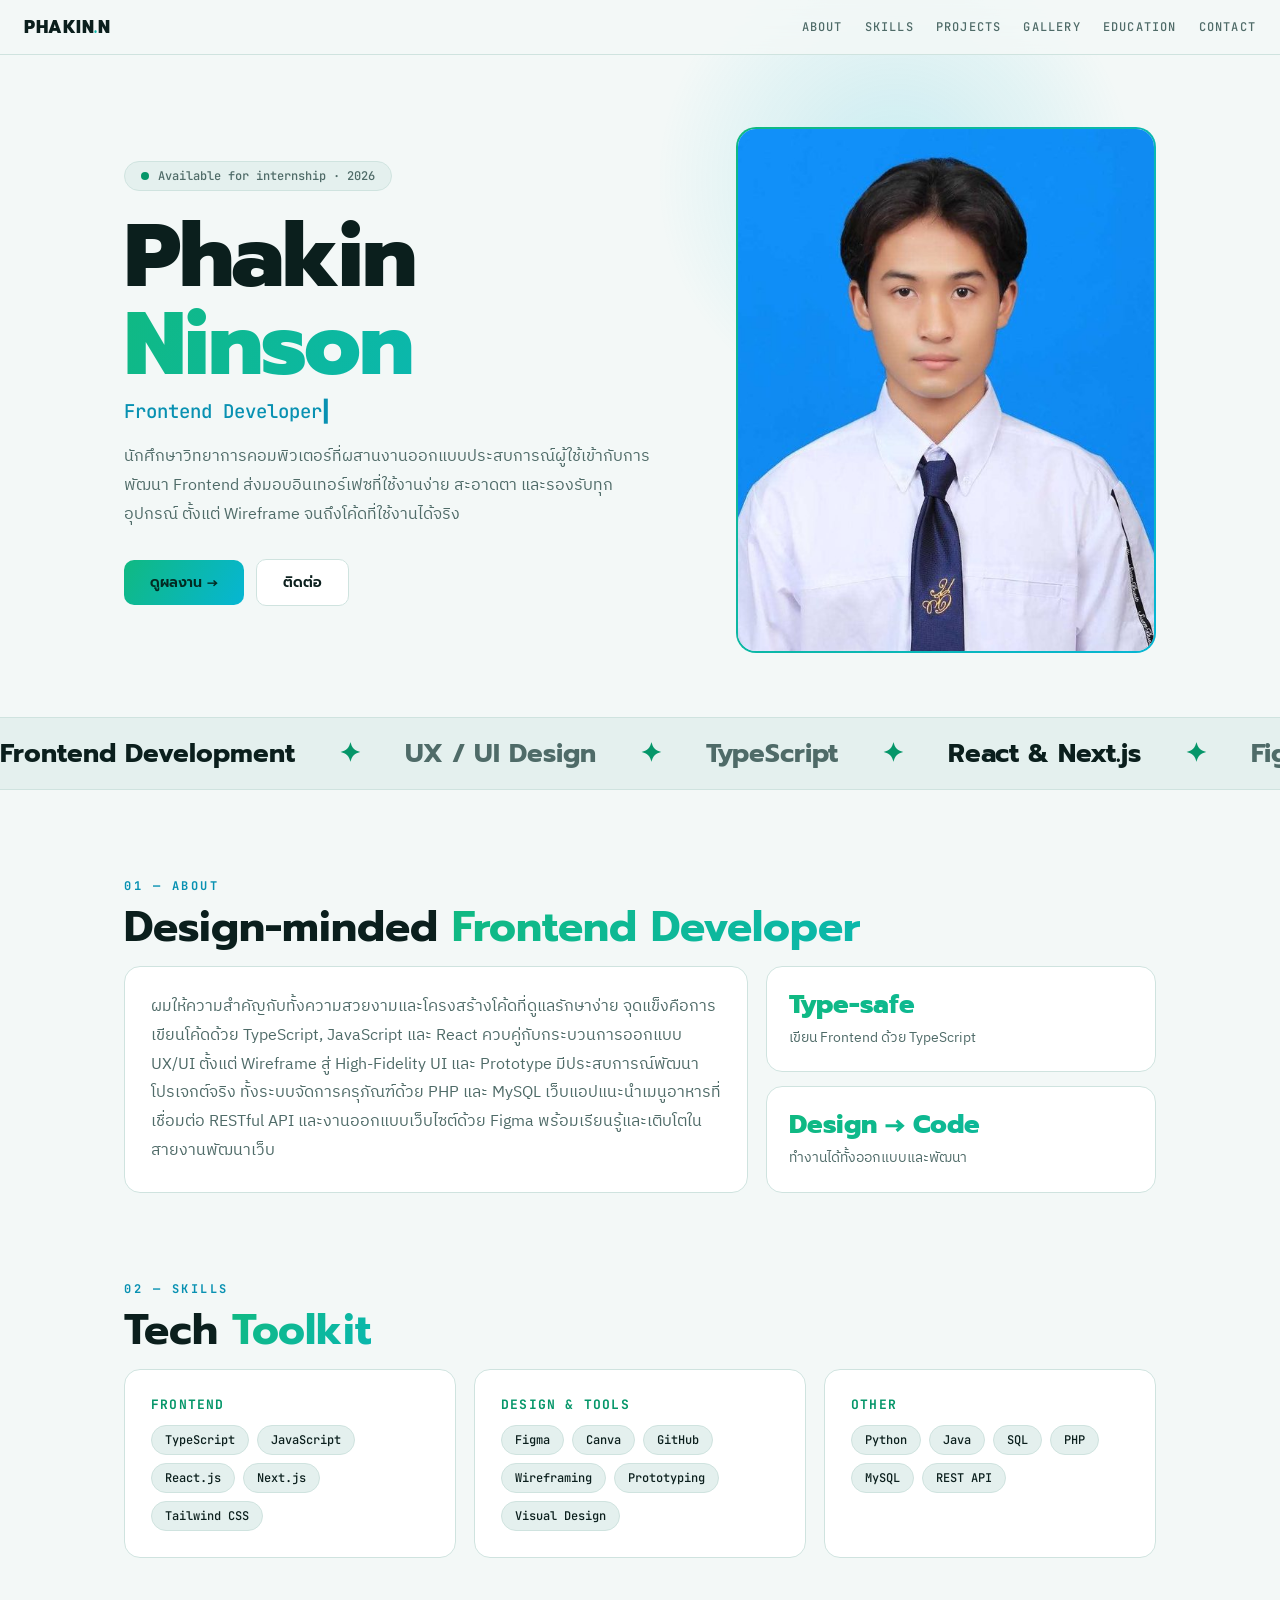
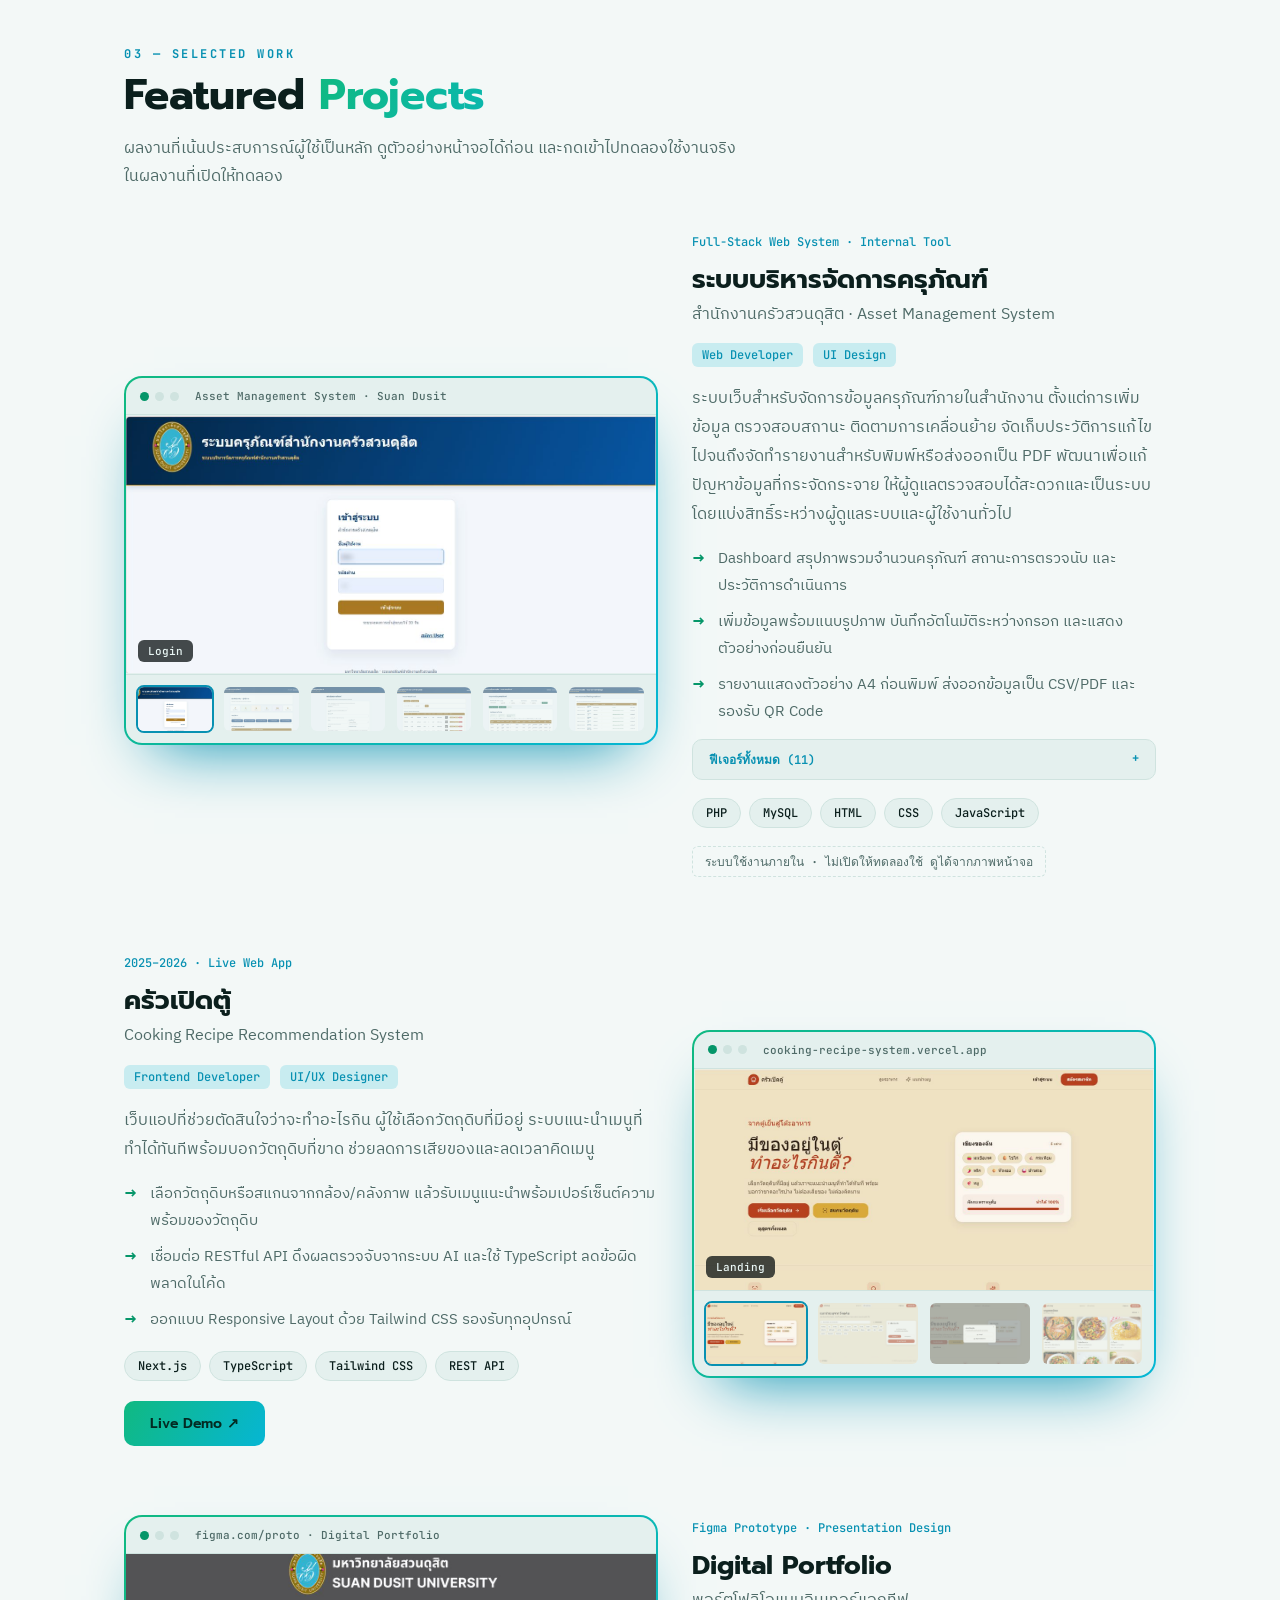
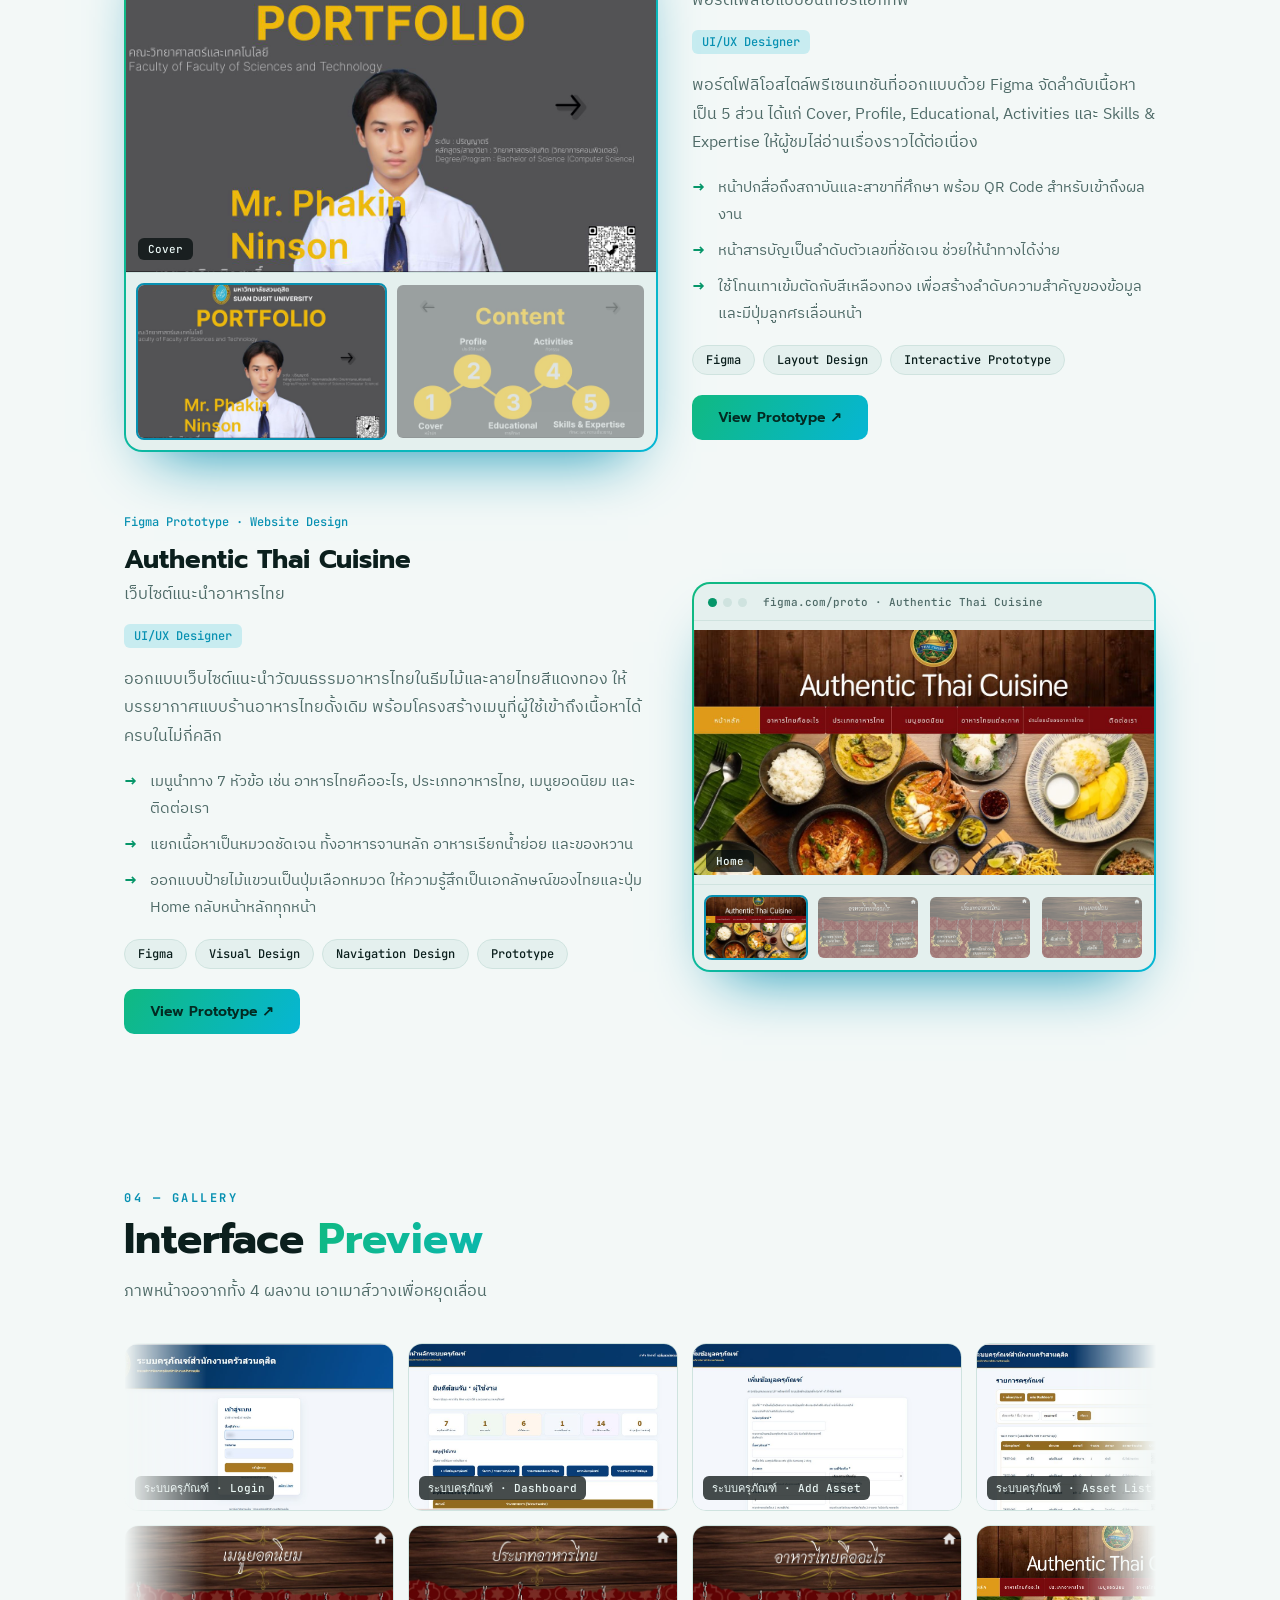
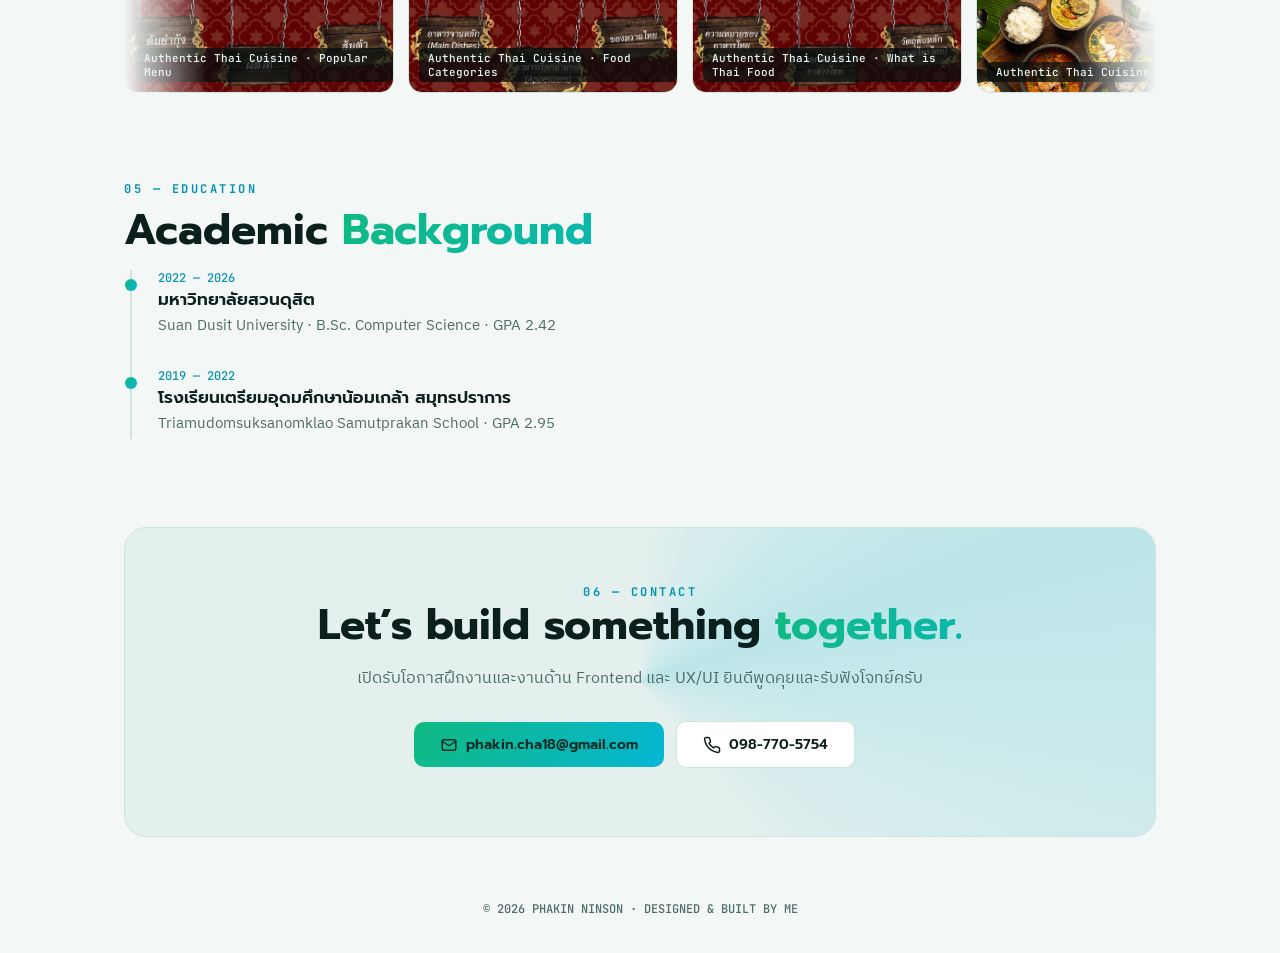
<file: index.html>
<!DOCTYPE html>
<html lang="th">
<head>
<meta charset="utf-8">
<meta name="viewport" content="width=device-width, initial-scale=1, viewport-fit=cover">
<title>Phakin Ninson — Frontend Developer &amp; UX/UI Designer</title>
<link href="https://fonts.googleapis.com/css2?family=IBM+Plex+Sans+Thai:wght@400;500;600&family=JetBrains+Mono:wght@500;700&family=Prompt:wght@500;600;700;800&display=swap" rel="stylesheet">
<link rel="stylesheet" href="style.css">
</head>
<body>
<div id="glow"></div>
<nav><b>PHAKIN<span class="gt">.</span>N</b><a href="#about">About</a><a href="#skills">Skills</a><a href="#projects">Projects</a><a href="#gallery">Gallery</a><a href="#education">Education</a><a href="#contact">Contact</a></nav>
<main>
<section class="hero">
<div>
<span class="status"><i></i>Available for internship · 2026</span>
<h1>Phakin<br><span class="gt">Ninson</span></h1>
<div class="type" id="type"></div>
<p class="lead">นักศึกษาวิทยาการคอมพิวเตอร์ที่ผสานงานออกแบบประสบการณ์ผู้ใช้เข้ากับการพัฒนา Frontend ส่งมอบอินเทอร์เฟซที่ใช้งานง่าย สะอาดตา และรองรับทุกอุปกรณ์ ตั้งแต่ Wireframe จนถึงโค้ดที่ใช้งานได้จริง</p>
<a class="btn p" href="#projects">ดูผลงาน →</a><a class="btn" href="#contact">ติดต่อ</a>
</div>
<div class="pf"><div><img alt="Phakin Ninson" src="images/profile.jpg"></div></div>
</section>

<div class="mq" aria-hidden="true"><div>
<span>Frontend Development</span><span>UX / UI Design</span><span>TypeScript</span><span>React &amp; Next.js</span><span>Figma Prototyping</span><span>Mobile-First</span><span>Tailwind CSS</span><span>REST API</span><span>PHP &amp; MySQL</span>
<span>Frontend Development</span><span>UX / UI Design</span><span>TypeScript</span><span>React &amp; Next.js</span><span>Figma Prototyping</span><span>Mobile-First</span><span>Tailwind CSS</span><span>REST API</span><span>PHP &amp; MySQL</span>
</div></div>

<section id="about" class="rv0">
<div class="lbl">01 — About</div><h2>Design-minded <span class="gt">Frontend Developer</span></h2>
<div class="about">
<div class="card"><p style="margin:0;color:var(--mute)">ผมให้ความสำคัญกับทั้งความสวยงามและโครงสร้างโค้ดที่ดูแลรักษาง่าย จุดแข็งคือการเขียนโค้ดด้วย TypeScript, JavaScript และ React ควบคู่กับกระบวนการออกแบบ UX/UI ตั้งแต่ Wireframe สู่ High-Fidelity UI และ Prototype มีประสบการณ์พัฒนาโปรเจกต์จริง ทั้งระบบจัดการครุภัณฑ์ด้วย PHP และ MySQL เว็บแอปแนะนำเมนูอาหารที่เชื่อมต่อ RESTful API และงานออกแบบเว็บไซต์ด้วย Figma พร้อมเรียนรู้และเติบโตในสายงานพัฒนาเว็บ</p></div>
<div class="kpi"><div><b class="gt">Type-safe</b><span>เขียน Frontend ด้วย TypeScript</span></div><div><b class="gt">Design → Code</b><span>ทำงานได้ทั้งออกแบบและพัฒนา</span></div></div>
</div>
</section>

<section id="skills" class="rv0">
<div class="lbl">02 — Skills</div><h2>Tech <span class="gt">Toolkit</span></h2>
<div class="grid">
<div class="card"><h3>Frontend</h3><div class="chips"><i>TypeScript</i><i>JavaScript</i><i>React.js</i><i>Next.js</i><i>Tailwind CSS</i></div></div>
<div class="card"><h3>Design &amp; Tools</h3><div class="chips"><i>Figma</i><i>Canva</i><i>GitHub</i><i>Wireframing</i><i>Prototyping</i><i>Visual Design</i></div></div>
<div class="card"><h3>Other</h3><div class="chips"><i>Python</i><i>Java</i><i>SQL</i><i>PHP</i><i>MySQL</i><i>REST API</i></div></div>
</div>
</section>

<section id="projects">
<div class="lbl rv0">03 — Selected Work</div><h2 class="rv0">Featured <span class="gt">Projects</span></h2>
<p class="sub rv0">ผลงานที่เน้นประสบการณ์ผู้ใช้เป็นหลัก ดูตัวอย่างหน้าจอได้ก่อน และกดเข้าไปทดลองใช้งานจริงในผลงานที่เปิดให้ทดลอง</p>
<article class="proj rv0">
<div class="vis"><div class="win"><div class="bar"><i></i><i></i><i></i><em>Asset Management System · Suan Dusit</em></div>
<div class="shot" data-k="inv" style="aspect-ratio:2.05"><span class="cap"></span></div>
<div class="thumbs" data-k="inv"></div></div></div>
<div><span class="m">Full-Stack Web System · Internal Tool</span>
<h4>ระบบบริหารจัดการครุภัณฑ์</h4><p class="en">สำนักงานครัวสวนดุสิต · Asset Management System</p>
<div class="rolebox"><span>Web Developer</span><span>UI Design</span></div>
<p class="d">ระบบเว็บสำหรับจัดการข้อมูลครุภัณฑ์ภายในสำนักงาน ตั้งแต่การเพิ่มข้อมูล ตรวจสอบสถานะ ติดตามการเคลื่อนย้าย จัดเก็บประวัติการแก้ไข ไปจนถึงจัดทำรายงานสำหรับพิมพ์หรือส่งออกเป็น PDF พัฒนาเพื่อแก้ปัญหาข้อมูลที่กระจัดกระจาย ให้ผู้ดูแลตรวจสอบได้สะดวกและเป็นระบบ โดยแบ่งสิทธิ์ระหว่างผู้ดูแลระบบและผู้ใช้งานทั่วไป</p>
<ul><li>Dashboard สรุปภาพรวมจำนวนครุภัณฑ์ สถานะการตรวจนับ และประวัติการดำเนินการ</li><li>เพิ่มข้อมูลพร้อมแนบรูปภาพ บันทึกอัตโนมัติระหว่างกรอก และแสดงตัวอย่างก่อนยืนยัน</li><li>รายงานแสดงตัวอย่าง A4 ก่อนพิมพ์ ส่งออกข้อมูลเป็น CSV/PDF และรองรับ QR Code</li></ul>
<details class="all"><summary>ฟีเจอร์ทั้งหมด (11)</summary><ul><li>Dashboard แสดงภาพรวมจำนวนครุภัณฑ์ สถานะการตรวจสอบ และประวัติการดำเนินการ</li><li>เพิ่มข้อมูลครุภัณฑ์พร้อมอัปโหลดรูปภาพในฟอร์มเดียวกัน</li><li>บันทึกข้อมูลอัตโนมัติระหว่างกรอกแบบฟอร์ม และแสดงตัวอย่างก่อนยืนยัน</li><li>ตรวจสอบสิทธิ์ Admin และ User</li><li>แจ้งเตือนข้อมูลครุภัณฑ์ใหม่ด้วยจุดแจ้งเตือนสีแดง</li><li>ระบบตรวจนับครุภัณฑ์</li><li>ประวัติการเคลื่อนย้ายและประวัติการแก้ไขข้อมูล</li><li>รายงานพร้อมตัวอย่างเอกสาร A4 ก่อนพิมพ์</li><li>ส่งออกข้อมูลและบันทึกเป็น PDF</li><li>เปลี่ยนรหัสผ่านและออกจากระบบพร้อมยืนยันก่อนออก</li><li>รองรับ QR Code สำหรับเข้าถึงรายละเอียดครุภัณฑ์</li></ul></details>
<div class="chips" style="margin-bottom:18px"><i>PHP</i><i>MySQL</i><i>HTML</i><i>CSS</i><i>JavaScript</i></div>
<span class="note">ระบบใช้งานภายใน · ไม่เปิดให้ทดลองใช้ ดูได้จากภาพหน้าจอ</span>
</div></article>
<article class="proj rev rv0">
<div class="vis"><div class="win"><div class="bar"><i></i><i></i><i></i><em>cooking-recipe-system.vercel.app</em></div>
<a class="shot" data-k="cook" style="aspect-ratio:2.08" href="https://cooking-recipe-system.vercel.app/" target="_blank" rel="noopener"><span class="cap"></span><span class="open">เปิดผลงานจริง ↗</span></a>
<div class="thumbs" data-k="cook"></div></div></div>
<div><span class="m">2025–2026 · Live Web App</span><h4>ครัวเปิดตู้</h4><p class="en">Cooking Recipe Recommendation System</p>
<div class="rolebox"><span>Frontend Developer</span><span>UI/UX Designer</span></div>
<p class="d">เว็บแอปที่ช่วยตัดสินใจว่าจะทำอะไรกิน ผู้ใช้เลือกวัตถุดิบที่มีอยู่ ระบบแนะนำเมนูที่ทำได้ทันทีพร้อมบอกวัตถุดิบที่ขาด ช่วยลดการเสียของและลดเวลาคิดเมนู</p><ul><li>เลือกวัตถุดิบหรือสแกนจากกล้อง/คลังภาพ แล้วรับเมนูแนะนำพร้อมเปอร์เซ็นต์ความพร้อมของวัตถุดิบ</li><li>เชื่อมต่อ RESTful API ดึงผลตรวจจับจากระบบ AI และใช้ TypeScript ลดข้อผิดพลาดในโค้ด</li><li>ออกแบบ Responsive Layout ด้วย Tailwind CSS รองรับทุกอุปกรณ์</li></ul>
<div class="chips" style="margin-bottom:20px"><i>Next.js</i><i>TypeScript</i><i>Tailwind CSS</i><i>REST API</i></div><a class="btn p" href="https://cooking-recipe-system.vercel.app/" target="_blank" rel="noopener">Live Demo ↗</a></div></article>
<article class="proj rv0">
<div class="vis"><div class="win"><div class="bar"><i></i><i></i><i></i><em>figma.com/proto · Digital Portfolio</em></div>
<a class="shot" data-k="port" style="aspect-ratio:1.667" href="https://www.figma.com/proto/Jn6O1IxyWvpn1XKE3mIYM1?node-id=2-6&amp;t=el27HXjuLVEXEDVU-6" target="_blank" rel="noopener"><span class="cap"></span><span class="open">เปิดผลงานจริง ↗</span></a>
<div class="thumbs" data-k="port"></div></div></div>
<div><span class="m">Figma Prototype · Presentation Design</span><h4>Digital Portfolio</h4><p class="en">พอร์ตโฟลิโอแบบอินเทอร์แอกทีฟ</p>
<div class="rolebox"><span>UI/UX Designer</span></div>
<p class="d">พอร์ตโฟลิโอสไตล์พรีเซนเทชันที่ออกแบบด้วย Figma จัดลำดับเนื้อหาเป็น 5 ส่วน ได้แก่ Cover, Profile, Educational, Activities และ Skills &amp; Expertise ให้ผู้ชมไล่อ่านเรื่องราวได้ต่อเนื่อง</p><ul><li>หน้าปกสื่อถึงสถาบันและสาขาที่ศึกษา พร้อม QR Code สำหรับเข้าถึงผลงาน</li><li>หน้าสารบัญเป็นลำดับตัวเลขที่ชัดเจน ช่วยให้นำทางได้ง่าย</li><li>ใช้โทนเทาเข้มตัดกับสีเหลืองทอง เพื่อสร้างลำดับความสำคัญของข้อมูล และมีปุ่มลูกศรเลื่อนหน้า</li></ul>
<div class="chips" style="margin-bottom:20px"><i>Figma</i><i>Layout Design</i><i>Interactive Prototype</i></div><a class="btn p" href="https://www.figma.com/proto/Jn6O1IxyWvpn1XKE3mIYM1?node-id=2-6&amp;t=el27HXjuLVEXEDVU-6" target="_blank" rel="noopener">View Prototype ↗</a></div></article>
<article class="proj rev rv0">
<div class="vis"><div class="win"><div class="bar"><i></i><i></i><i></i><em>figma.com/proto · Authentic Thai Cuisine</em></div>
<a class="shot" data-k="thai" style="aspect-ratio:1.75" href="https://www.figma.com/proto/a1q5LeXwfNf4EdHHj3OZTT?node-id=0-1&amp;t=MCxFjVpUNxerLRuV-6" target="_blank" rel="noopener"><span class="cap"></span><span class="open">เปิดผลงานจริง ↗</span></a>
<div class="thumbs" data-k="thai"></div></div></div>
<div><span class="m">Figma Prototype · Website Design</span><h4>Authentic Thai Cuisine</h4><p class="en">เว็บไซต์แนะนำอาหารไทย</p>
<div class="rolebox"><span>UI/UX Designer</span></div>
<p class="d">ออกแบบเว็บไซต์แนะนำวัฒนธรรมอาหารไทยในธีมไม้และลายไทยสีแดงทอง ให้บรรยากาศแบบร้านอาหารไทยดั้งเดิม พร้อมโครงสร้างเมนูที่ผู้ใช้เข้าถึงเนื้อหาได้ครบในไม่กี่คลิก</p><ul><li>เมนูนำทาง 7 หัวข้อ เช่น อาหารไทยคืออะไร, ประเภทอาหารไทย, เมนูยอดนิยม และติดต่อเรา</li><li>แยกเนื้อหาเป็นหมวดชัดเจน ทั้งอาหารจานหลัก อาหารเรียกน้ำย่อย และของหวาน</li><li>ออกแบบป้ายไม้แขวนเป็นปุ่มเลือกหมวด ให้ความรู้สึกเป็นเอกลักษณ์ของไทยและปุ่ม Home กลับหน้าหลักทุกหน้า</li></ul>
<div class="chips" style="margin-bottom:20px"><i>Figma</i><i>Visual Design</i><i>Navigation Design</i><i>Prototype</i></div><a class="btn p" href="https://www.figma.com/proto/a1q5LeXwfNf4EdHHj3OZTT?node-id=0-1&amp;t=MCxFjVpUNxerLRuV-6" target="_blank" rel="noopener">View Prototype ↗</a></div></article>
</section>

<section id="gallery" class="rv0">
<div class="lbl">04 — Gallery</div><h2>Interface <span class="gt">Preview</span></h2>
<p class="sub">ภาพหน้าจอจากทั้ง 4 ผลงาน เอาเมาส์วางเพื่อหยุดเลื่อน</p>
<div class="gal" id="gal"></div>
</section>

<section id="education" class="rv0">
<div class="lbl">05 — Education</div><h2>Academic <span class="gt">Background</span></h2>
<div class="tl">
<div><span class="y">2022 — 2026</span><b>มหาวิทยาลัยสวนดุสิต</b><span>Suan Dusit University · B.Sc. Computer Science · GPA 2.42</span></div>
<div><span class="y">2019 — 2022</span><b>โรงเรียนเตรียมอุดมศึกษาน้อมเกล้า สมุทรปราการ</b><span>Triamudomsuksanomklao Samutprakan School · GPA 2.95</span></div>
</div>
</section>

<section id="contact" class="rv0">
<div class="cta">
<div class="lbl">06 — Contact</div>
<h2>Let’s build something <span class="gt">together.</span></h2>
<p class="sub" style="margin:0 auto 28px">เปิดรับโอกาสฝึกงานและงานด้าน Frontend และ UX/UI ยินดีพูดคุยและรับฟังโจทย์ครับ</p>
<a class="btn p" href="mailto:phakin.cha18@gmail.com"><svg viewBox="0 0 24 24" fill="none" stroke="currentColor" stroke-width="2" stroke-linecap="round" stroke-linejoin="round"><rect x="3" y="5" width="18" height="14" rx="2"/><path d="m3 7 9 6 9-6"/></svg>phakin.cha18@gmail.com</a><a class="btn" href="tel:+66987705754"><svg viewBox="0 0 24 24" fill="none" stroke="currentColor" stroke-width="2" stroke-linecap="round" stroke-linejoin="round"><path d="M22 16.9v3a2 2 0 0 1-2.2 2 19.8 19.8 0 0 1-8.6-3.1 19.5 19.5 0 0 1-6-6A19.8 19.8 0 0 1 2.1 4.2 2 2 0 0 1 4.1 2h3a2 2 0 0 1 2 1.7c.1 1 .4 1.9.7 2.8a2 2 0 0 1-.5 2.1L8.1 9.9a16 16 0 0 0 6 6l1.3-1.3a2 2 0 0 1 2.1-.4c.9.3 1.8.6 2.8.7a2 2 0 0 1 1.7 2z"/></svg>098-770-5754</a>
</div>
</section>
<footer>© 2026 PHAKIN NINSON · DESIGNED &amp; BUILT BY ME</footer>
</main>
<script src="script.js"></script>
</body>
</html>
</file>
<file: style.css>
:root{--bg:#f3f8f7;--bg2:#e4f0ee;--card:#fff;--ink:#0b1f1d;--mute:#4f6b68;--line:#cfe3df;--a:#059669;--b:#0891b2;--g:linear-gradient(120deg,#10b981,#06b6d4);--glow:rgba(6,182,212,.18);
box-sizing:border-box;padding-top:env(safe-area-inset-top,0px);padding-bottom:env(safe-area-inset-bottom,0px)}
@media (prefers-color-scheme:dark){:root:not([data-theme="light"]){--bg:#060e0e;--bg2:#0a1717;--card:#0d1c1c;--ink:#e9f6f4;--mute:#8fb0ab;--line:#173130;--a:#34d399;--b:#22d3ee;--glow:rgba(34,211,238,.16);color-scheme:dark}}
:root[data-theme="dark"]{--bg:#060e0e;--bg2:#0a1717;--card:#0d1c1c;--ink:#e9f6f4;--mute:#8fb0ab;--line:#173130;--a:#34d399;--b:#22d3ee;--glow:rgba(34,211,238,.16);color-scheme:dark}
*{box-sizing:border-box}
html{scroll-behavior:smooth;scroll-padding-top:72px}
body{margin:0;background:var(--bg);color:var(--ink);font:16px/1.8 "IBM Plex Sans Thai",system-ui,sans-serif;overflow-x:hidden}
a{color:inherit;text-decoration:none}
.mono{font-family:"JetBrains Mono",ui-monospace,monospace}
.gt{background:var(--g);-webkit-background-clip:text;background-clip:text;color:transparent;background-size:200% 100%;animation:sh 6s linear infinite}
@keyframes sh{to{background-position:-200% 0}}
#glow{position:fixed;width:520px;height:520px;border-radius:50%;background:radial-gradient(var(--glow),transparent 65%);pointer-events:none;transform:translate(-50%,-50%);left:70%;top:20%;z-index:0}
nav{position:sticky;top:0;z-index:9;display:flex;gap:22px;align-items:center;padding:14px 24px;background:color-mix(in srgb,var(--bg) 82%,transparent);backdrop-filter:blur(12px);border-bottom:1px solid var(--line);overflow-x:auto}
nav b{font:800 17px Prompt,sans-serif;margin-right:auto;letter-spacing:.5px}
nav a{font:500 12px "JetBrains Mono",monospace;color:var(--mute);text-transform:uppercase;letter-spacing:1.2px;white-space:nowrap}
nav a:hover{color:var(--a)}
main{position:relative;z-index:1}
section{max-width:1080px;margin:0 auto;padding:88px 24px 0}
.lbl{font:700 12px "JetBrains Mono",monospace;letter-spacing:2.5px;text-transform:uppercase;color:var(--b)}
h2{font:700 clamp(28px,4.5vw,42px)/1.2 Prompt,sans-serif;margin:8px 0 14px}
.sub{color:var(--mute);max-width:620px;margin:0 0 36px}
.hero{display:grid;grid-template-columns:1.35fr 1fr;gap:44px;align-items:center;padding-top:72px}
.status{display:inline-flex;gap:9px;align-items:center;border:1px solid var(--line);background:var(--bg2);border-radius:99px;padding:6px 16px;font:500 12px "JetBrains Mono",monospace;color:var(--mute)}
.status i{width:8px;height:8px;border-radius:50%;background:var(--a);animation:pl 1.8s infinite}
@keyframes pl{0%{box-shadow:0 0 0 0 var(--a)}100%{box-shadow:0 0 0 10px transparent}}
h1{font:800 clamp(44px,9vw,88px)/1 Prompt,sans-serif;letter-spacing:-2px;margin:22px 0 10px}
.type{font:500 clamp(15px,2.2vw,19px) "JetBrains Mono",monospace;color:var(--b);min-height:30px}
.type::after{content:"▍";animation:bl 1s steps(2) infinite;margin-left:2px}
@keyframes bl{50%{opacity:0}}
.lead{color:var(--mute);max-width:540px;margin:14px 0 30px}
.btn{display:inline-flex;align-items:center;gap:8px;padding:12px 26px;border-radius:10px;font:600 14px Prompt,sans-serif;margin:0 12px 12px 0;border:1px solid var(--line);background:var(--card);transition:.25s}
.btn.p{background:var(--g);color:#032a22;border:0}
.btn:hover{transform:translateY(-3px);box-shadow:0 10px 30px -10px var(--b)}
.pf{position:relative;aspect-ratio:4/5;border-radius:20px;padding:2px;background:var(--g);animation:fl 6s ease-in-out infinite}
@keyframes fl{50%{transform:translateY(-12px)}}
.pf div{height:100%;border-radius:18px;background:var(--bg2);display:grid;place-items:center;position:relative;overflow:hidden}
.pf div::before{content:"";position:absolute;inset:0;background-image:linear-gradient(var(--line) 1px,transparent 1px),linear-gradient(90deg,var(--line) 1px,transparent 1px);background-size:30px 30px}
.pf span{position:relative;font:800 90px Prompt,sans-serif}
.pf small{position:absolute;bottom:12px;left:14px;font:500 11px "JetBrains Mono",monospace;color:var(--mute)}
.mq{margin-top:64px;border-block:1px solid var(--line);background:var(--bg2);overflow:hidden;white-space:nowrap;padding:16px 0}
.mq div{display:inline-flex;gap:44px;animation:mv 28s linear infinite;padding-right:44px}
.mq span{font:700 clamp(18px,3vw,26px) Prompt,sans-serif;color:var(--mute)}
.mq span:nth-child(3n+1){color:var(--ink)}
.mq span::after{content:"✦";margin-left:44px;color:var(--a)}
@keyframes mv{to{transform:translateX(-50%)}}
.card{background:var(--card);border:1px solid var(--line);border-radius:16px;padding:26px}
.grid{display:grid;grid-template-columns:repeat(auto-fit,minmax(280px,1fr));gap:18px}
.card h3{margin:0 0 12px;font:700 13px "JetBrains Mono",monospace;letter-spacing:1.2px;text-transform:uppercase;color:var(--a)}
.chips{display:flex;flex-wrap:wrap;gap:8px}
.chips i{font:500 12px "JetBrains Mono",monospace;font-style:normal;padding:6px 13px;border-radius:99px;border:1px solid var(--line);background:var(--bg2);transition:.2s}
.chips i:hover{border-color:var(--b);color:var(--b)}
.about{display:grid;grid-template-columns:1.6fr 1fr;gap:18px}
.kpi{display:grid;gap:14px}
.kpi div{background:var(--card);border:1px solid var(--line);border-radius:16px;padding:18px 22px}
.kpi b{display:block;font:800 26px Prompt,sans-serif}
.kpi span{font-size:13.5px;color:var(--mute)}
.proj{display:grid;grid-template-columns:1.15fr 1fr;gap:34px;align-items:center;margin-bottom:56px}
.proj.rev .vis{order:2}
.vis{border-radius:18px;padding:2px;background:var(--g);box-shadow:0 30px 60px -30px var(--b);transition:transform .4s}
.vis:hover{transform:perspective(900px) rotateY(-4deg) rotateX(2deg) scale(1.02)}
.win{border-radius:16px;background:var(--bg2);overflow:hidden}
.bar{display:flex;gap:6px;padding:11px 14px;border-bottom:1px solid var(--line);align-items:center}
.bar i{width:9px;height:9px;border-radius:50%;background:var(--line)}.bar i:first-child{background:var(--a)}
.bar em{margin-left:10px;font:500 11px "JetBrains Mono",monospace;color:var(--mute);font-style:normal}
.scr{padding:22px;min-height:250px;display:grid;gap:12px;align-content:start}
.scr .h{height:70px;border-radius:10px;background:var(--g);opacity:.9;display:grid;place-items:center;font:700 15px Prompt,sans-serif;color:#032a22}
.scr .r{display:grid;grid-template-columns:repeat(3,1fr);gap:10px}
.scr .r u{height:70px;border-radius:8px;background:var(--card);border:1px solid var(--line);display:grid;place-items:center;font-size:24px;text-decoration:none}
.scr .l{height:10px;border-radius:5px;background:var(--line)}
.scr .l.s{width:60%}
.m{font:500 12px "JetBrains Mono",monospace;color:var(--b)}
.proj h4{font:700 26px/1.3 Prompt,sans-serif;margin:6px 0 4px}
.proj .en{color:var(--mute);margin:0 0 14px}
.proj p.d{color:var(--mute);margin:0 0 16px}
.proj ul{list-style:none;padding:0;margin:0 0 18px;display:grid;gap:9px}
.proj li{padding-left:26px;position:relative;font-size:15px;color:var(--mute)}
.proj li::before{content:"→";position:absolute;left:0;color:var(--a);font-weight:700}
.rolebox{display:flex;gap:10px;flex-wrap:wrap;margin-bottom:18px}
.rolebox span{font:500 12px "JetBrains Mono",monospace;padding:4px 10px;border-radius:6px;background:var(--glow);color:var(--b)}
.gal{overflow:hidden;margin-top:24px;display:grid;gap:14px;-webkit-mask-image:linear-gradient(90deg,transparent,#000 8%,#000 92%,transparent);mask-image:linear-gradient(90deg,transparent,#000 8%,#000 92%,transparent)}
.gal>div{display:flex;gap:14px;width:max-content;animation:mv 40s linear infinite}
.gal>div.rv{animation-direction:reverse;animation-duration:48s}
.gal:hover>div{animation-play-state:paused}
.tile{width:210px;height:130px;border-radius:14px;border:1px solid var(--line);padding:12px;display:flex;flex-direction:column;justify-content:space-between;background:var(--card);position:relative;overflow:hidden}
.tile::before{content:"";position:absolute;inset:0;background:var(--g);opacity:.14}
.tile b{position:relative;font:600 13px Prompt,sans-serif}
.tile s{position:relative;display:block;height:34px;border-radius:7px;background:var(--line);text-decoration:none}
.tile:nth-child(2n) s{height:58px}
.shot{display:block;position:relative;aspect-ratio:16/10;background:var(--bg2);overflow:hidden}
.shot img{position:absolute;inset:0;width:100%;height:100%;object-fit:cover;object-position:top;opacity:0;transition:opacity .6s}
.shot img.on{opacity:1}
.cap{position:absolute;left:12px;bottom:12px;z-index:2;font:500 11px "JetBrains Mono",monospace;background:rgba(6,14,14,.74);color:#e9f6f4;padding:4px 10px;border-radius:6px}
.open{position:absolute;right:12px;bottom:12px;z-index:2;font:600 12px Prompt,sans-serif;background:var(--g);color:#032a22;padding:5px 12px;border-radius:6px;opacity:0;transform:translateY(6px);transition:.25s}
.shot:hover .open{opacity:1;transform:none}
.thumbs{display:flex;gap:8px;padding:10px;border-top:1px solid var(--line)}
.thumbs button{flex:1;aspect-ratio:16/10;padding:0;border:2px solid transparent;border-radius:8px;overflow:hidden;cursor:pointer;opacity:.5;background:var(--bg2);transition:.2s}
.thumbs button.on{border-color:var(--b);opacity:1}
.thumbs img{width:100%;height:100%;object-fit:cover;object-position:top;display:block}
.tile.im{width:270px;height:168px;padding:0}
.tile.im::before{display:none}
.tile.im img{width:100%;height:100%;object-fit:cover;object-position:top;display:block}
.tile.im b{position:absolute;left:10px;bottom:10px;font:500 11px "JetBrains Mono",monospace;background:rgba(6,14,14,.74);color:#e9f6f4;padding:3px 9px;border-radius:6px}
.tl{border-left:2px solid var(--line);margin-left:6px;padding-left:26px;display:grid;gap:28px}
.tl div{position:relative}.tl div::before{content:"";position:absolute;left:-33px;top:9px;width:12px;height:12px;border-radius:50%;background:var(--g)}
.tl b{display:block;font:600 17px Prompt,sans-serif}.tl span{color:var(--mute);font-size:15px}.tl .y{font:500 12px "JetBrains Mono",monospace;color:var(--b);display:block}
.cta{text-align:center;padding:56px 24px;border-radius:22px;background:var(--bg2);border:1px solid var(--line);position:relative;overflow:hidden}
.cta::before{content:"";position:absolute;inset:-50%;background:conic-gradient(from 0deg,transparent,var(--glow),transparent 40%);animation:sp 12s linear infinite}
.cta>*{position:relative}
@keyframes sp{to{transform:rotate(360deg)}}
.cta h2{margin-top:0}
footer{text-align:center;color:var(--mute);font:500 12px "JetBrains Mono",monospace;padding:64px 20px 36px}
.rv0{opacity:0;transform:translateY(28px);transition:opacity .8s,transform .8s}.rv0.in{opacity:1;transform:none}
@media(max-width:820px){.hero,.about,.proj{grid-template-columns:1fr}.pf{max-width:250px;aspect-ratio:1;order:-1}.proj.rev .vis{order:0}}
@media(prefers-reduced-motion:reduce){*{animation:none!important;transition:none!important}.rv0{opacity:1;transform:none}}
.btn svg{width:18px;height:18px;flex:none}
.pf img{position:relative;width:100%;height:100%;object-fit:cover;object-position:center 12%;display:block}
.shot img{object-fit:contain;object-position:center}
.shot{background:var(--bg2)}

details.all{margin:-4px 0 18px;border:1px solid var(--line);border-radius:10px;background:var(--bg2)}
details.all summary{cursor:pointer;padding:10px 16px;font:600 12px "JetBrains Mono",monospace;color:var(--b);list-style:none}
details.all summary::after{content:"+";float:right}
details.all[open] summary::after{content:"–"}
details.all ul{margin:0;padding:0 16px 14px}
.note{display:inline-block;margin:0 0 16px;font:500 12px "JetBrains Mono",monospace;color:var(--mute);border:1px dashed var(--line);padding:5px 12px;border-radius:6px}
div.shot{cursor:default}
</file>
